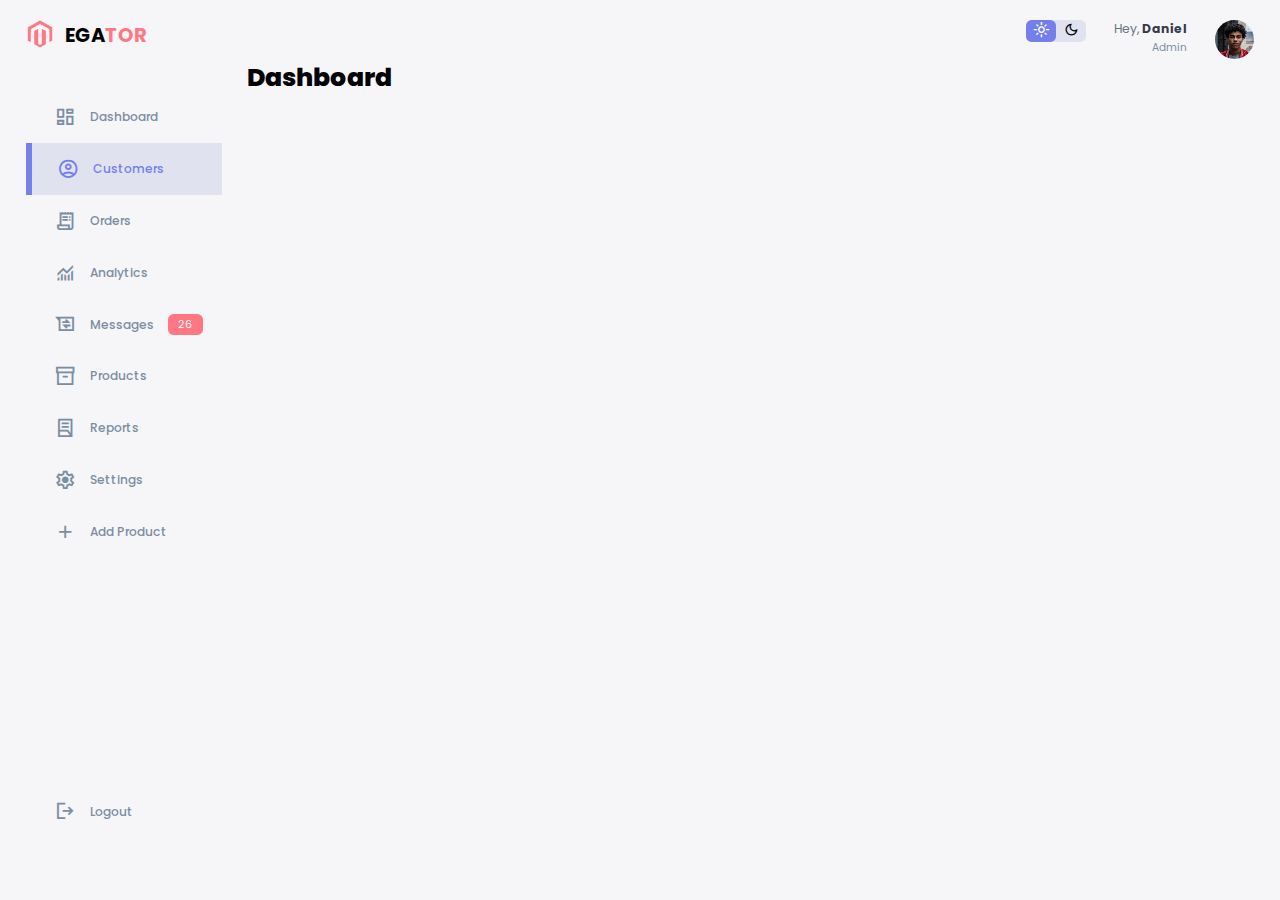
<file: Egator-Dashboard/Index.html>
<!DOCTYPE html>
<html lang="en">
<head>
    <meta charset="UTF-8">
    <meta name="viewport" content="width=device-width, initial-scale=1.0">
    <title>Document</title>
    <link rel="stylesheet" href="./Styles.css">
    <link href="https://fonts.googleapis.com/icon?family=Material+Symbols+Sharp" rel="stylesheet">
</head>
<body>
    <div class="myContainer">
        <aside>
            <div class="top">
                <div class="logo">
                    <img src="./images/logo.png">
                    <h2>EGA<span class="danger">TOR</span></h2>
                </div>
                <div class="close" id="close-btn">
                    <span class="material-symbols-sharp">close</span>
                </div>
            </div>
            <div class="sidebar">
                <a href="#">
                    <span class="material-symbols-sharp">dashboard</span>
                    <h3>Dashboard</h3>
                </a>
                <a href="#" class="active">
                    <span class="material-symbols-sharp">account_circle</span>
                    <h3>Customers</h3>
                </a>
                <a href="#">
                    <span class="material-symbols-sharp">receipt_long</span>
                    <h3>Orders</h3>
                </a>
                <a href="#">
                    <span class="material-symbols-sharp">monitoring</span>
                    <h3>Analytics</h3>
                </a>
                <a href="#">
                    <span class="material-symbols-sharp">business_messages</span>
                    <h3>Messages</h3>
                    <span class="message-count">26</span>
                </a>
                <a href="#">
                    <span class="material-symbols-sharp">inventory_2</span>
                    <h3>Products</h3>
                </a>
                <a href="#">
                    <span class="material-symbols-sharp">lab_profile</span>
                    <h3>Reports</h3>
                </a>
                <a href="#">
                    <span class="material-symbols-sharp">settings</span>
                    <h3>Settings</h3>
                </a>
                <a href="#">
                    <span class="material-symbols-sharp">add</span>
                    <h3>Add Product</h3>
                </a>
                <a href="#">
                    <span class="material-symbols-sharp">logout</span>
                    <h3>Logout</h3>
                </a>
            </div>
        </aside>
        <main>
            <div class="top">
                <button id="menu-btn">
                    <span class="material-symbols-sharp">menu</span>
                </button>
                <div class="theme-toggler">
                    <span class="material-symbols-sharp active">light_mode</span>
                    <span class="material-symbols-sharp">dark_mode</span>
                </div>
                <div class="profile">
                    <div class="info">
                        <p>Hey, <b>Daniel</b></p>
                        <small class="text-muted">Admin</small>
                    </div>
                    <div class="profile-photo">
                        <img src="./images/profile-1.jpg">
                    </div>
                </div>
            </div>
            <h1>Dashboard</h1>
        </main>
    </div>

    <script src="./java.js"></script>
</body>
</html>
</file>
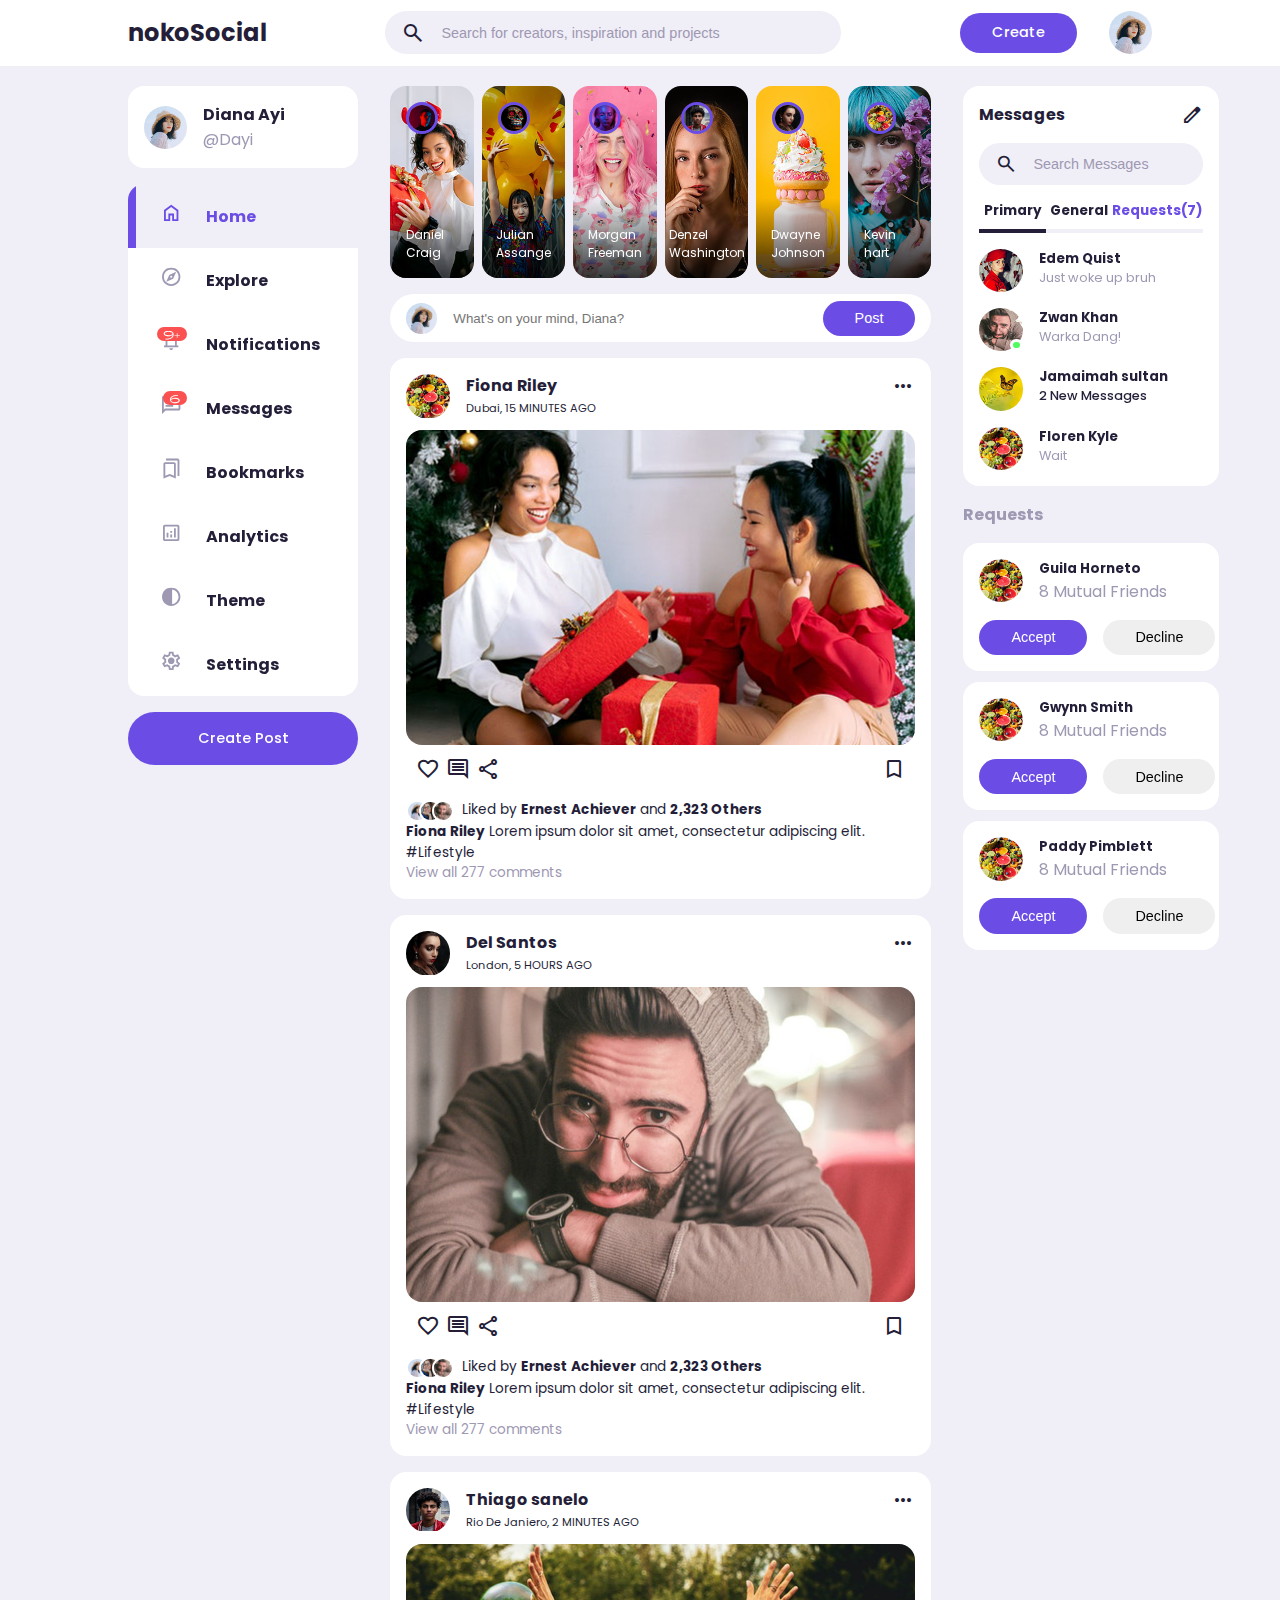
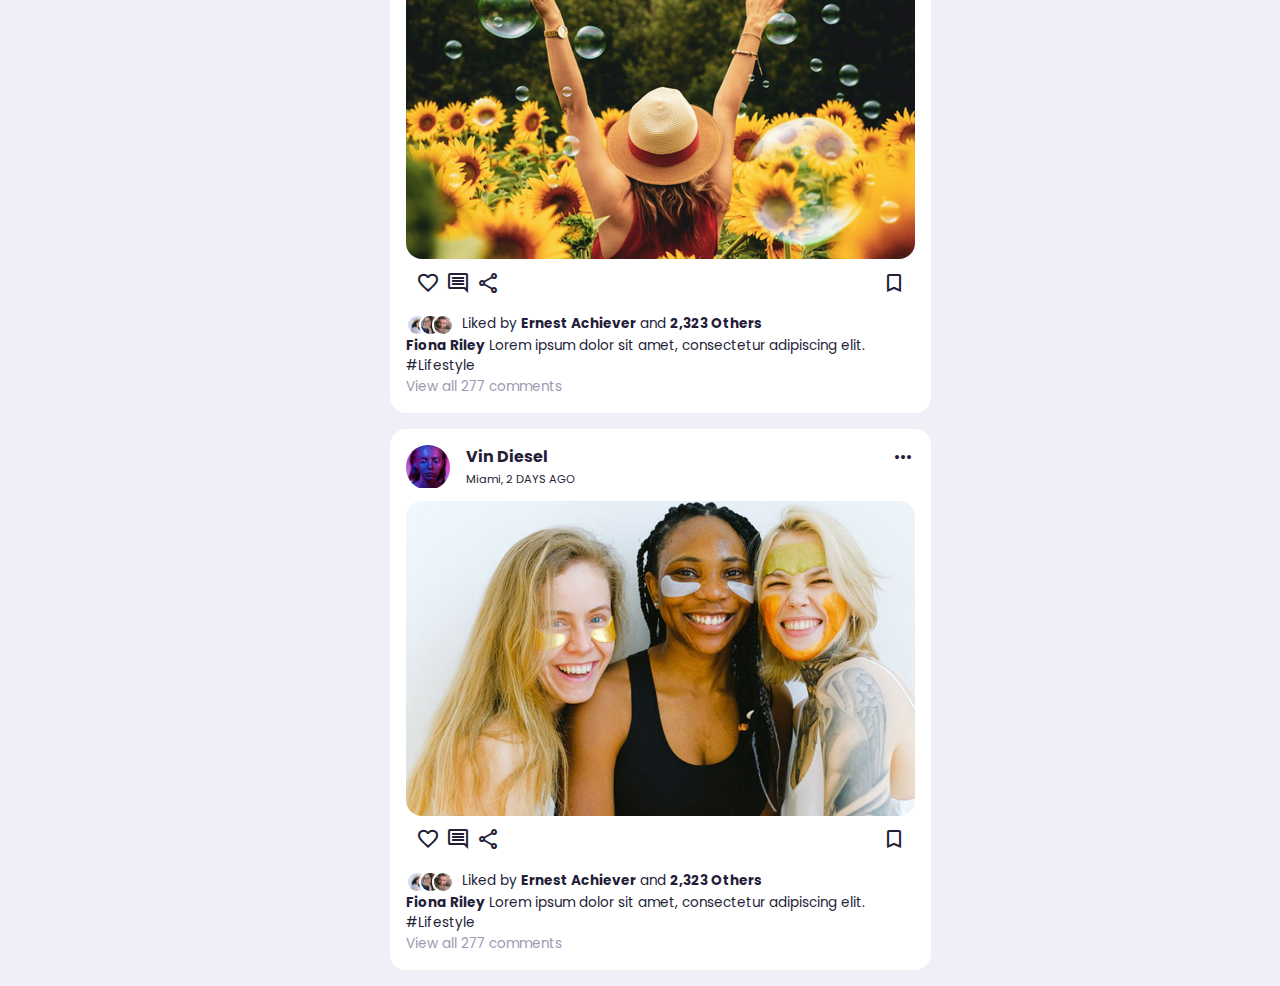
<file: Egator-nokoSocial/Index.html>
<!DOCTYPE html>
<html lang="en">
<head>
    <meta charset="UTF-8">
    <meta name="viewport" content="width=device-width, initial-scale=1.0">
    <title>nokoSocial</title>
    <script defer src="./index.js"></script>
    <!-- <link rel="stylesheet" href="https://unicons.iconscout.com/release/v2.1.6/css/unicons.css"> -->
    <link rel="stylesheet" href="https://fonts.googleapis.com/css2?family=Material+Symbols+Outlined:opsz,wght,FILL,GRAD@20..48,100..700,0..1,-50..200" />
    <link rel="stylesheet" href="./style.css">
</head>
<body>
    <!-- Nav -->
    <nav>
        <div class="container">
            <h2 class="log">nokoSocial</h2>
            <div class="search-bar">
                <i class="material-symbols-outlined">search</i>
                <input type="search" placeholder="Search for creators, inspiration and projects">
            </div>
            <div class="create">
                <label class="btn btn-primary" for="create-post">Create</label>
                <div class="profile-photo">
                    <img src="./images/profile-1.jpg">
                </div>
            </div>
        </div>
    </nav>

    <!-- Main -->
    <main>
        <div class="container">
            <div class="left">
                <a class="profile">
                    <div class="profile-photo">
                        <img src="./images/profile-1.jpg">
                    </div>
                    <div class="handle">
                        <h4>Diana Ayi</h4>
                        <p class="text-muted">
                            @Dayi
                        </p>
                    </div>
                </a>
                <div class="sidebar">
                    <a class="menu-item active">
                        <span>
                            <i class="material-symbols-outlined">home</i>
                        </span>
                        <h3>Home</h3>
                    </a>
                    <a class="menu-item">
                        <span>
                            <i class="material-symbols-outlined">explore</i>
                        </span>
                        <h3>Explore</h3>
                    </a>
                    <a class="menu-item" id="notifications">
                        <span class="">
                            <i class="material-symbols-outlined">notifications<small class="notification-count">9+</small></i>
                        </span>
                        <h3>Notifications</h3>
                        <div class="notifications-popup">
                            <div>
                                <div class="profile-photo">
                                    <img src="./images/profile-2.jpg">
                                </div>
                                <div class="notification-body">
                                    <b>Pep Guardiola</b> accepted your friend request
                                    <small class="text-muted">2 DAYS AGO</small>
                                </div>
                            </div>
                            <div>
                                <div class="profile-photo">
                                    <img src="./images/profile-3.jpg">
                                </div>
                                <div class="notification-body">
                                    <b>Alex Ferguson</b> commented on your post
                                    <small class="text-muted">1 HR AGO</small>
                                </div>
                            </div>
                            <div>
                                <div class="profile-photo">
                                    <img src="./images/profile-4.jpg">
                                </div>
                                <div class="notification-body">
                                    <b>Ibraheem Binyamin</b> sent you a friend request
                                    <small class="text-muted">4 HR AGO</small>
                                </div>
                            </div>
                            <div>
                                <div class="profile-photo">
                                    <img src="./images/profile-5.jpg">
                                </div>
                                <div class="notification-body">
                                    <b>Jake Andraka</b> accepted your friend request
                                    <small class="text-muted">12 HR AGO</small>
                                </div>
                            </div>
                        </div>
                    </a>
                    <a class="menu-item" id="messages-notifications">
                        <span class="">
                            <i class="material-symbols-outlined">message<small class="notification-count">6</small></i>
                        </span>
                        <h3>Messages</h3>
                    </a>
                    <a class="menu-item">
                        <span>
                            <i class="material-symbols-outlined">bookmarks</i>
                        </span>
                        <h3>Bookmarks</h3>
                    </a>
                    <a class="menu-item">
                        <span>
                            <i class="material-symbols-outlined">analytics</i>
                        </span>
                        <h3>Analytics</h3>
                    </a>
                    <a class="menu-item" id="theme">
                        <span>
                            <i class="material-symbols-outlined">contrast</i>
                        </span>
                        <h3>Theme</h3>
                    </a>
                    <a class="menu-item">
                        <span>
                            <i class="material-symbols-outlined">settings</i>
                        </span>
                        <h3>Settings</h3>
                    </a>
                </div>
                <label for="create-post" class="btn btn-primary">Create Post</label>
            </div>



            <div class="middle">
                <div class="stories">
                    <div class="story">
                        <div class="profile-photo">
                            <img src="./images/profile-8.jpg">
                        </div>
                        <p class="name">Daniel Craig</p>
                    </div>
                    <div class="story">
                        <div class="profile-photo">
                            <img src="./images/profile-9.jpg">
                        </div>
                        <p class="name">Julian Assange</p>
                    </div>
                    <div class="story">
                        <div class="profile-photo">
                            <img src="./images/profile-10.jpg">
                        </div>
                        <p class="name">Morgan Freeman</p>
                    </div>
                    <div class="story">
                        <div class="profile-photo">
                            <img src="./images/profile-11.jpg">
                        </div>
                        <p class="name">Denzel Washington</p>
                    </div>
                    <div class="story">
                        <div class="profile-photo">
                            <img src="./images/profile-12.jpg">
                        </div>
                        <p class="name">Dwayne Johnson</p>
                    </div>
                    <div class="story">
                        <div class="profile-photo">
                            <img src="./images/profile-13.jpg">
                        </div>
                        <p class="name">Kevin hart</p>
                    </div>
                </div>
                <form class="create-post">
                    <div class="profile-photo">
                        <img src="./images/profile-1.jpg">
                    </div>
                    <input type="text" placeholder="What's on your mind, Diana?" id="create-post">
                    <input type="submit" value="Post" class="btn btn-primary">
                </form>
                <div class="feeds">
                    <div class="feed">
                        <div class="head">
                            <div class="user">
                                <div class="profile-photo">
                                    <img src="./images/profile-13.jpg">
                                </div>
                                <div class="info">
                                    <h3>Fiona Riley</h3>
                                    <small>Dubai, 15 MINUTES AGO</small>
                                </div>
                            </div>
                            <span class="edit">
                                <i class="material-symbols-outlined">more_horiz</i>
                            </span>
                        </div>

                        <div class="photo">
                            <img src="./images/feed-1.jpg">
                        </div>

                        <div class="action-buttons">
                            <div class="interactive-buttons">
                                <span>
                                    <i class="material-symbols-outlined">favorite</i>
                                </span>
                                <span>
                                    <i class="material-symbols-outlined">comment</i>
                                </span>
                                <span>
                                    <i class="material-symbols-outlined">share</i>
                                </span>
                            </div>
                            <div class="bookmark">
                                <span>
                                    <i class="material-symbols-outlined">bookmark</i>
                                </span>
                            </div>
                        </div>

                        <div class="liked-by">
                            <span>
                                <img src="./images/profile-1.jpg">
                            </span>
                            <span>
                                <img src="./images/profile-4.jpg">
                            </span>
                            <span>
                                <img src="./images/profile-15.jpg">
                            </span>
                            <p>Liked by <b>Ernest Achiever</b> and <b>2,323 Others</b></p>
                        </div>

                        <div class="caption">
                            <p><b>Fiona Riley</b> Lorem ipsum dolor sit amet, consectetur adipiscing elit. <span class="hash-tag">#Lifestyle</span></p>
                        </div>

                        <div class="comments text-muted">View all 277 comments</div>
                    </div>

                    <div class="feed">
                        <div class="head">
                            <div class="user">
                                <div class="profile-photo">
                                    <img src="./images/profile-12.jpg">
                                </div>
                                <div class="info">
                                    <h3>Del Santos</h3>
                                    <small>London, 5 HOURS AGO</small>
                                </div>
                            </div>
                            <span class="edit">
                                <i class="material-symbols-outlined">more_horiz</i>
                            </span>
                        </div>

                        <div class="photo">
                            <img src="./images/feed-2.jpg">
                        </div>

                        <div class="action-buttons">
                            <div class="interactive-buttons">
                                <span>
                                    <i class="material-symbols-outlined">favorite</i>
                                </span>
                                <span>
                                    <i class="material-symbols-outlined">comment</i>
                                </span>
                                <span>
                                    <i class="material-symbols-outlined">share</i>
                                </span>
                            </div>
                            <div class="bookmark">
                                <span>
                                    <i class="material-symbols-outlined">bookmark</i>
                                </span>
                            </div>
                        </div>

                        <div class="liked-by">
                            <span>
                                <img src="./images/profile-1.jpg">
                            </span>
                            <span>
                                <img src="./images/profile-4.jpg">
                            </span>
                            <span>
                                <img src="./images/profile-15.jpg">
                            </span>
                            <p>Liked by <b>Ernest Achiever</b> and <b>2,323 Others</b></p>
                        </div>

                        <div class="caption">
                            <p><b>Fiona Riley</b> Lorem ipsum dolor sit amet, consectetur adipiscing elit. <span class="hash-tag">#Lifestyle</span></p>
                        </div>

                        <div class="comments text-muted">View all 277 comments</div>
                    </div>

                    <div class="feed">
                        <div class="head">
                            <div class="user">
                                <div class="profile-photo">
                                    <img src="./images/profile-11.jpg">
                                </div>
                                <div class="info">
                                    <h3>Thiago sanelo</h3>
                                    <small>Rio De Janiero, 2 MINUTES AGO</small>
                                </div>
                            </div>
                            <span class="edit">
                                <i class="material-symbols-outlined">more_horiz</i>
                            </span>
                        </div>

                        <div class="photo">
                            <img src="./images/feed-3.jpg">
                        </div>

                        <div class="action-buttons">
                            <div class="interactive-buttons">
                                <span>
                                    <i class="material-symbols-outlined">favorite</i>
                                </span>
                                <span>
                                    <i class="material-symbols-outlined">comment</i>
                                </span>
                                <span>
                                    <i class="material-symbols-outlined">share</i>
                                </span>
                            </div>
                            <div class="bookmark">
                                <span>
                                    <i class="material-symbols-outlined">bookmark</i>
                                </span>
                            </div>
                        </div>

                        <div class="liked-by">
                            <span>
                                <img src="./images/profile-1.jpg">
                            </span>
                            <span>
                                <img src="./images/profile-4.jpg">
                            </span>
                            <span>
                                <img src="./images/profile-15.jpg">
                            </span>
                            <p>Liked by <b>Ernest Achiever</b> and <b>2,323 Others</b></p>
                        </div>

                        <div class="caption">
                            <p><b>Fiona Riley</b> Lorem ipsum dolor sit amet, consectetur adipiscing elit. <span class="hash-tag">#Lifestyle</span></p>
                        </div>

                        <div class="comments text-muted">View all 277 comments</div>
                    </div>

                    <div class="feed">
                        <div class="head">
                            <div class="user">
                                <div class="profile-photo">
                                    <img src="./images/profile-10.jpg">
                                </div>
                                <div class="info">
                                    <h3>Vin Diesel</h3>
                                    <small>Miami, 2 DAYS AGO</small>
                                </div>
                            </div>
                            <span class="edit">
                                <i class="material-symbols-outlined">more_horiz</i>
                            </span>
                        </div>

                        <div class="photo">
                            <img src="./images/feed-4.jpg">
                        </div>

                        <div class="action-buttons">
                            <div class="interactive-buttons">
                                <span>
                                    <i class="material-symbols-outlined">favorite</i>
                                </span>
                                <span>
                                    <i class="material-symbols-outlined">comment</i>
                                </span>
                                <span>
                                    <i class="material-symbols-outlined">share</i>
                                </span>
                            </div>
                            <div class="bookmark">
                                <span>
                                    <i class="material-symbols-outlined">bookmark</i>
                                </span>
                            </div>
                        </div>

                        <div class="liked-by">
                            <span>
                                <img src="./images/profile-1.jpg">
                            </span>
                            <span>
                                <img src="./images/profile-4.jpg">
                            </span>
                            <span>
                                <img src="./images/profile-15.jpg">
                            </span>
                            <p>Liked by <b>Ernest Achiever</b> and <b>2,323 Others</b></p>
                        </div>

                        <div class="caption">
                            <p><b>Fiona Riley</b> Lorem ipsum dolor sit amet, consectetur adipiscing elit. <span class="hash-tag">#Lifestyle</span></p>
                        </div>

                        <div class="comments text-muted">View all 277 comments</div>
                    </div>
                </div>
            </div>


            <div class="right">
                <div class="messages">
                    <div class="heading">
                        <h4>Messages</h4><i class="material-symbols-outlined">edit</i>
                    </div>
                    <div class="search-bar">
                        <i class="material-symbols-outlined">search</i>
                        <input type="search" placeholder="Search Messages" id="message-search">
                    </div>
                    <div class="category">
                        <h6 class="active">Primary</h6>
                        <h6>General</h6>
                        <h6 class="message-requests">Requests(7)</h6>
                    </div>
                    <div class="message">
                        <div class="profile-photo">
                            <img src="./images/profile-16.jpg">
                        </div>
                        <div class="message-body">
                            <h5>Edem Quist</h5>
                            <p class="text-muted">Just woke up bruh</p>
                        </div>
                    </div>
                    <div class="message">
                        <div class="profile-photo">
                            <img src="./images/profile-15.jpg">
                            <div class="active"></div>
                        </div>
                        <div class="message-body">
                            <h5>Zwan Khan</h5>
                            <p class="text-muted">Warka Dang!</p>
                        </div>
                    </div>
                    <div class="message">
                        <div class="profile-photo">
                            <img src="./images/profile-14.jpg">
                        </div>
                        <div class="message-body">
                            <h5>Jamaimah sultan</h5>
                            <p class="text-bold">2 New Messages</p>
                        </div>
                    </div>
                    <div class="message">
                        <div class="profile-photo">
                            <img src="./images/profile-13.jpg">
                        </div>
                        <div class="message-body">
                            <h5>Floren Kyle</h5>
                            <p class="text-muted">Wait</p>
                        </div>
                    </div>
                </div>

                <div class="friend-requests">
                    <h4>Requests</h4>
                    <div class="request">
                        <div class="info">
                            <div class="profile-photo">
                                <img src="./images/profile-13.jpg">
                            </div>
                            <div>
                                <h5>Guila Horneto</h5>
                                <p class="text-muted">8 Mutual Friends</p>
                            </div>
                        </div>
                        <div class="action">
                            <button class="btn btn-primary">Accept</button>
                            <button class="btn">Decline</button>
                        </div>
                    </div>
                    <div class="request">
                        <div class="info">
                            <div class="profile-photo">
                                <img src="./images/profile-13.jpg">
                            </div>
                            <div>
                                <h5>Gwynn Smith</h5>
                                <p class="text-muted">8 Mutual Friends</p>
                            </div>
                        </div>
                        <div class="action">
                            <button class="btn btn-primary">Accept</button>
                            <button class="btn">Decline</button>
                        </div>
                    </div>
                    <div class="request">
                        <div class="info">
                            <div class="profile-photo">
                                <img src="./images/profile-13.jpg">
                            </div>
                            <div>
                                <h5>Paddy Pimblett</h5>
                                <p class="text-muted">8 Mutual Friends</p>
                            </div>
                        </div>
                        <div class="action">
                            <button class="btn btn-primary">Accept</button>
                            <button class="btn">Decline</button>
                        </div>
                    </div>
                </div>
            </div>
        </div>
    </main>

    <div class="customize-theme">
        <div class="card">

            <h2>Customize your view</h2>
            <p class="text-muted">Manage your font size, color and background</p>

            <div class="font-sizes">
                <h4>Font Size</h4>
                <div>
                    <h6>Aa</h6>
                    <div class="choose-size">
                        <span class="font-size-1"></span>
                        <span class="font-size-2 active"></span>
                        <span class="font-size-3"></span>
                        <span class="font-size-4"></span>
                        <span class="font-size-5"></span>
                    </div>
                    <h3>Aa</h3>
                </div>
            </div>

            <div class="color">
                <h4>Color</h4>
                <div class="choose-color">
                    <span class="color-1 active"></span>
                    <span class="color-2"></span>
                    <span class="color-3"></span>
                    <span class="color-4"></span>
                    <span class="color-5"></span>
                </div>
            </div>

            <div class="background-colors">
                <h4>Background</h4>
                <div class="choose-bg">
                    <div class="bg-1">
                        <span></span>
                        <h5 for="bg-1">Light</h5>
                    </div>
                    <div class="bg-2">
                        <span></span>
                        <h5 for="bg-2">Dim</h5>
                    </div>
                    <div class="bg-3 active">
                        <span></span>
                        <h5 for="bg-3">Lights Out</h5>
                    </div>
                </div>
            </div>

        </div>
    </div>

</body>
</html>
</file>
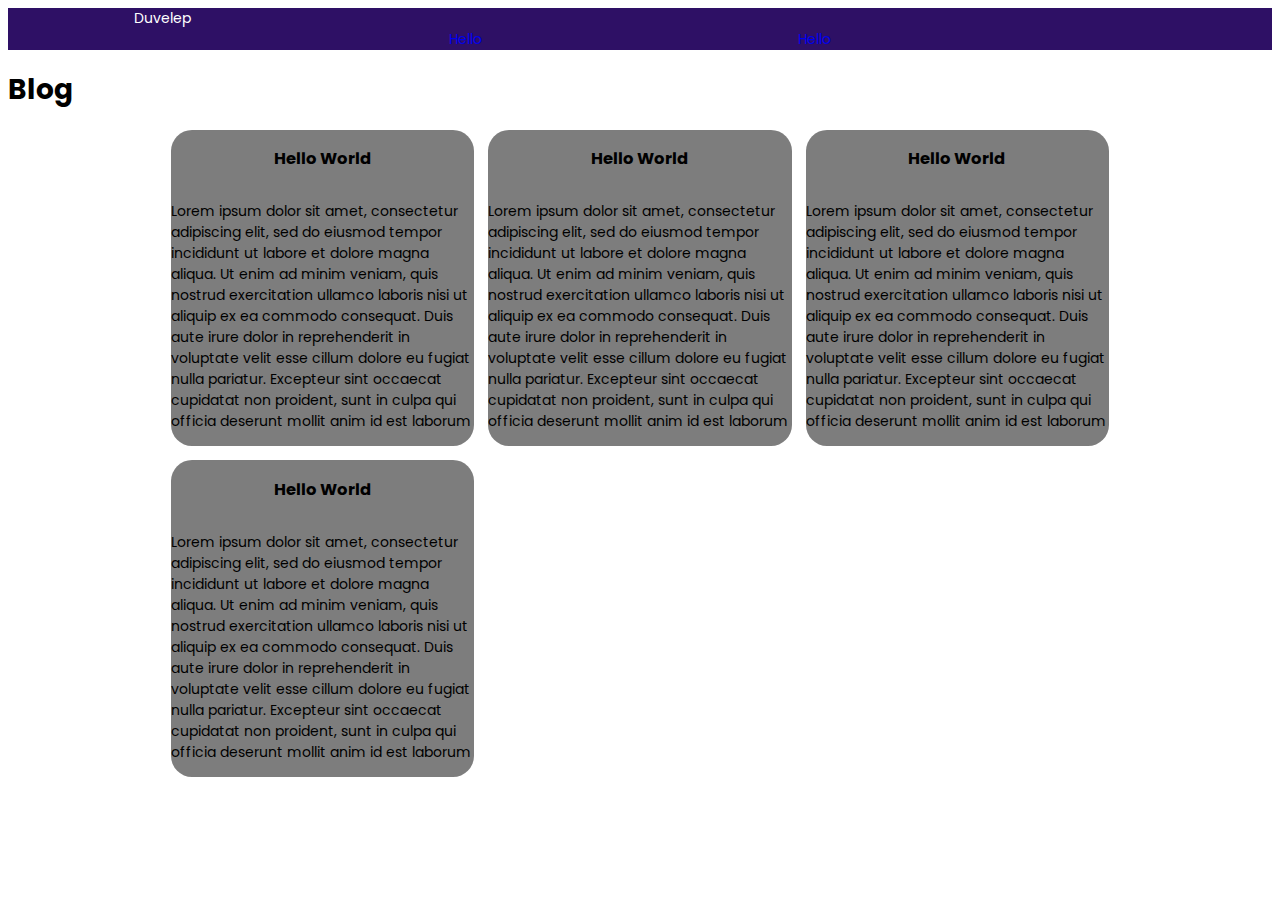
<file: MyBlogDesign/Index.html>
<!DOCTYPE html>
<html lang="en">
<head>
    <meta charset="UTF-8">
    <meta name="viewport" content="width=device-width, initial-scale=1.0">
    <link rel="stylesheet" href="./Styles.css">
    <title>Document</title>
</head>
<body>
    <header>
        <div class="top-navbar">
            <div class="container">
                <div class="logo">Duvelep</div>
                <!-- <div class="search">
                    <form action=""></form>
                </div> -->
                <div class="menu">
                    <div>
                        <a href="/">Hello</a>
                    </div>
                    <div>
                        <a href="/">Hello</a>
                    </div>
                </div>
            </div>
        </div>
    </header>
    <main>
        <div>
            <h1>Blog</h1>
        </div>
        <div class="blog-posts-container">
            <div class="blog-posts">
                <article class="card">
                    <header class="card-header">
                        <h3>Hello World</h3>
                    </header>
                    <p>Lorem ipsum dolor sit amet, consectetur adipiscing elit, 
                        sed do eiusmod tempor incididunt ut labore et dolore magna aliqua. 
                        Ut enim ad minim veniam, 
                        quis nostrud exercitation ullamco laboris nisi ut aliquip ex ea commodo consequat.
                        Duis aute irure dolor in reprehenderit in voluptate velit esse cillum dolore eu fugiat nulla pariatur. 
                        Excepteur sint occaecat cupidatat non proident, 
                        sunt in culpa qui officia deserunt mollit anim id est laborum</p>
                </article>
                <article class="card">
                    <header class="card-header">
                        <h3>Hello World</h3>
                    </header>
                    <p>Lorem ipsum dolor sit amet, consectetur adipiscing elit, 
                        sed do eiusmod tempor incididunt ut labore et dolore magna aliqua. 
                        Ut enim ad minim veniam, 
                        quis nostrud exercitation ullamco laboris nisi ut aliquip ex ea commodo consequat.
                        Duis aute irure dolor in reprehenderit in voluptate velit esse cillum dolore eu fugiat nulla pariatur. 
                        Excepteur sint occaecat cupidatat non proident, 
                        sunt in culpa qui officia deserunt mollit anim id est laborum</p>
                </article>
                <article class="card">
                    <header class="card-header">
                        <h3>Hello World</h3>
                    </header>
                    <p>Lorem ipsum dolor sit amet, consectetur adipiscing elit, 
                        sed do eiusmod tempor incididunt ut labore et dolore magna aliqua. 
                        Ut enim ad minim veniam, 
                        quis nostrud exercitation ullamco laboris nisi ut aliquip ex ea commodo consequat.
                        Duis aute irure dolor in reprehenderit in voluptate velit esse cillum dolore eu fugiat nulla pariatur. 
                        Excepteur sint occaecat cupidatat non proident, 
                        sunt in culpa qui officia deserunt mollit anim id est laborum</p>
                </article>
                <article class="card">
                    <header class="card-header">
                        <h3>Hello World</h3>
                    </header>
                    <p>Lorem ipsum dolor sit amet, consectetur adipiscing elit, 
                        sed do eiusmod tempor incididunt ut labore et dolore magna aliqua. 
                        Ut enim ad minim veniam, 
                        quis nostrud exercitation ullamco laboris nisi ut aliquip ex ea commodo consequat.
                        Duis aute irure dolor in reprehenderit in voluptate velit esse cillum dolore eu fugiat nulla pariatur. 
                        Excepteur sint occaecat cupidatat non proident, 
                        sunt in culpa qui officia deserunt mollit anim id est laborum</p>
                </article>
            </div>
        </div>
    </main>
    <footer>

    </footer>
</body>
</html>
</file>
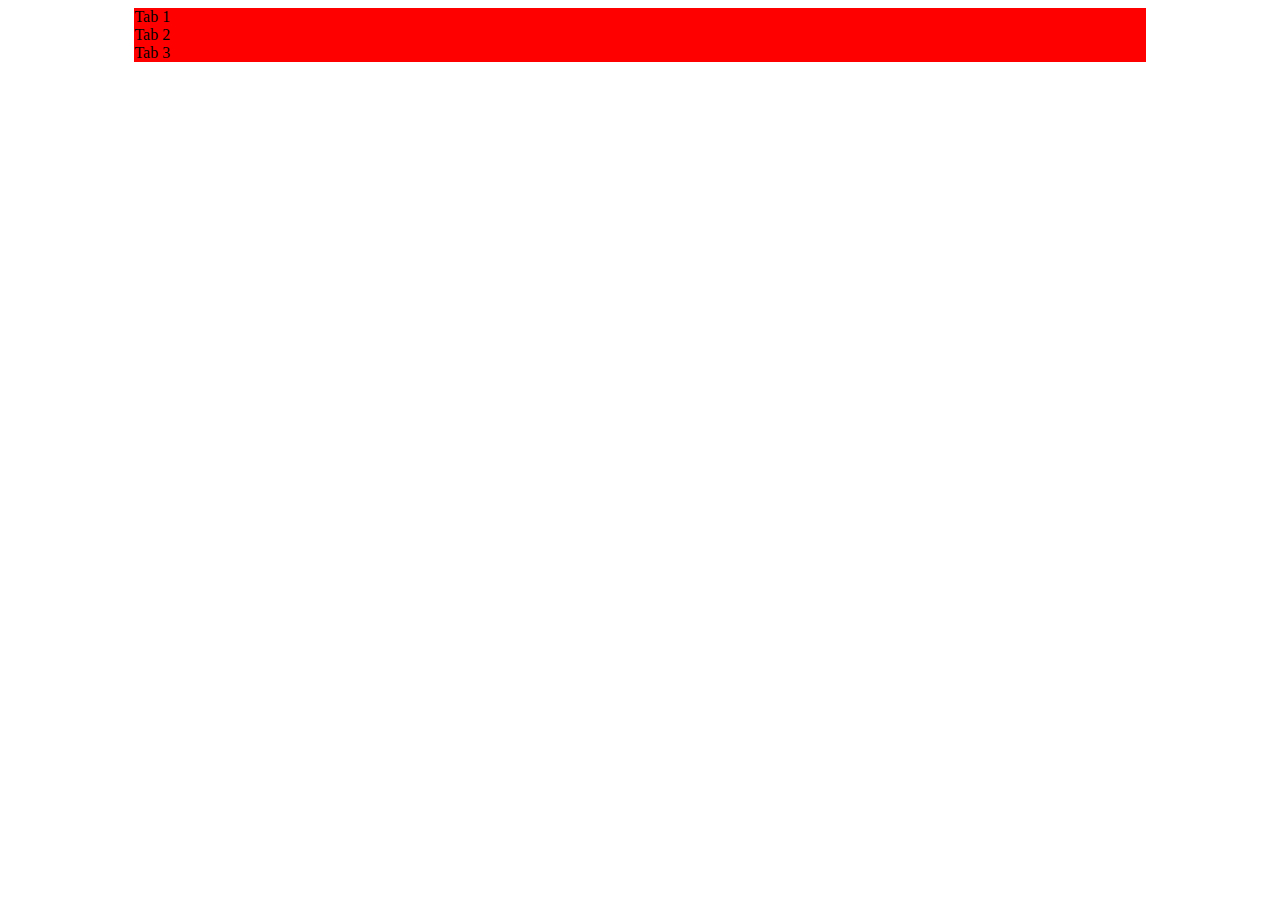
<file: StylingProjects/MyAccordian/Index.html>
<!DOCTYPE html>
<html lang="en">
<head>
    <meta charset="UTF-8">
    <meta name="viewport" content="width=device-width, initial-scale=1.0">
    <link rel="stylesheet" href="Index.css">
    <script defer src="Index.js"></script>

    <title>My Accordian</title>
</head>
<body>
    <div class="container">
        <div class="accordian">
            <div class="accordian-1">
                <div class="accordian-tab">
                    Tab 1
                </div>
                <div class="accordian-body">
                    Body 1
                    <br>
                    Body 1
                    <br>
                    Body 1
                    <br>
                    Body 1
                </div>
            </div>
            <div class="accordian-2">
                <div class="accordian-tab">
                    Tab 2
                </div>
                <div class="accordian-body">
                    Body 2
                    <br>
                    Body 2
                    <br>
                    Body 2
                    <br>
                    Body 2
                </div>
            </div>
            <div class="accordian-3">
                <div class="accordian-tab">
                    Tab 3
                </div>
                <div class="accordian-body">
                    Body 3
                    <br>
                    Body 3
                    <br>
                    Body 3
                    <br>
                    Body 3
                </div>
            </div>
        </div>
    </div>
</body>
</html>
</file>
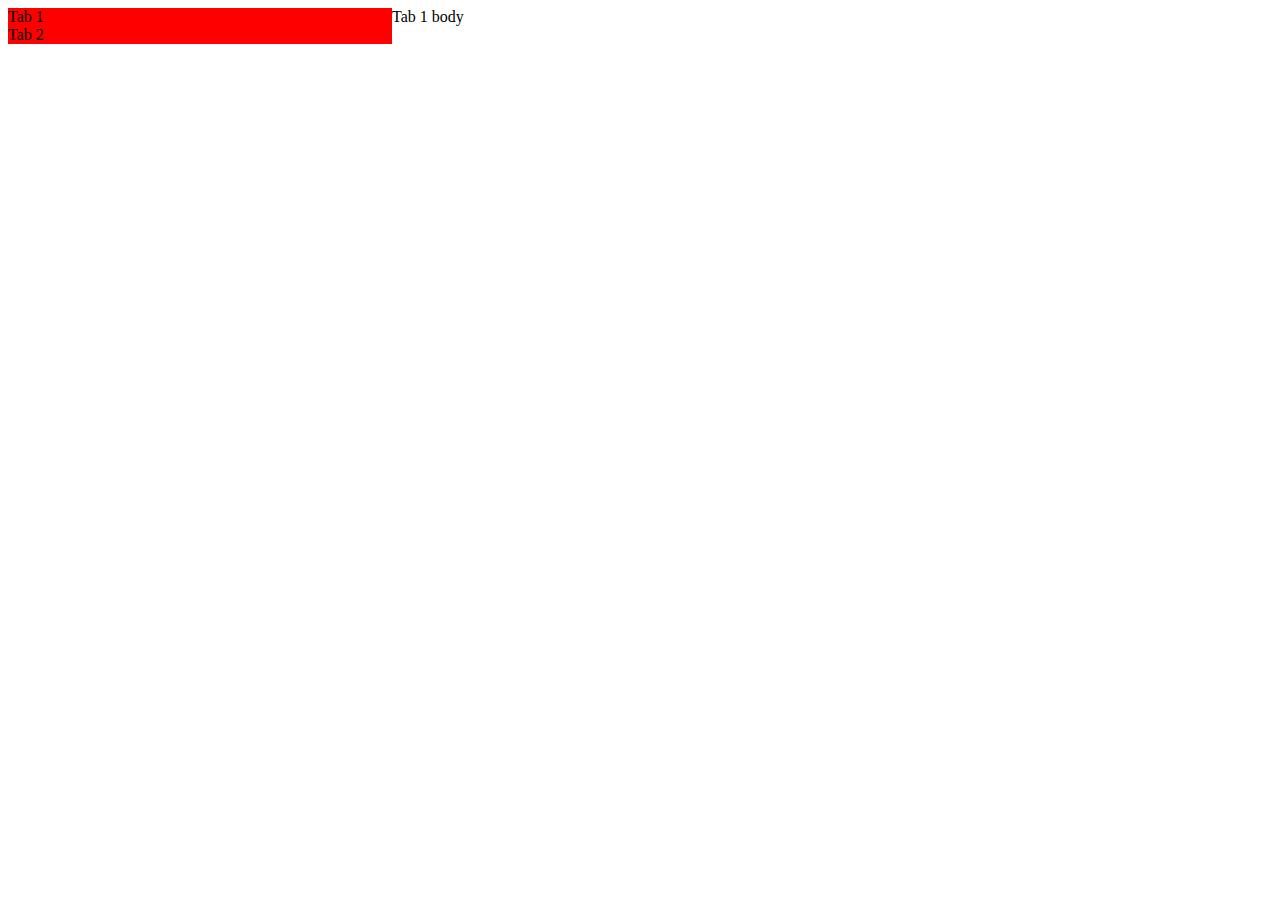
<file: StylingProjects/MyTabs/Index.html>
<!DOCTYPE html>
<html lang="en">
<head>
    <meta charset="UTF-8">
    <meta name="viewport" content="width=device-width, initial-scale=1.0">
    <link rel="stylesheet" href="Index.css">
    <script defer src="Index.js"></script>

    <title>My Tabs</title>
</head>
<body>
    <div class="tabs">
        <div class="tab-headers">
            <a class="tab-1">
                Tab 1
            </a>
            <a class="tab-2">
                Tab 2
            </a>
        </div>
        <div class="tab-bodies">
            <div class="tab-1-body">
                Tab 1 body
            </div>
            <div class="tab-2-body">
                Tab 2 body
            </div>
        </div>
    </div>
</body>
</html>
</file>
<file: Egator-Dashboard/Styles.css>
@import url("https://fonts.googleapis.com/css?family=Poppins:wght@300;400;500;600;700;800&display=swap");

:root {
    --color-primary: #7380ec;
    --color-danger: #ff7782;
    --color-success: #41f1b6;
    --color-warning: #ffbb55;
    --color-white: #fff;
    --color-info-dark: #7d8da1;
    --color-info-white: #dce1eb;
    --color-dark: #363949;
    --color-light: rgba(132,139,200,0.18);
    --color-primary-variant: #111e88;
    --color-dark-variant: #677483;
    --color-background: #f6f6f9;

    --card-border-radius: 2rem;
    --border-radius-1: 0.4rem;
    --border-radius-2: 0.8rem;
    --border-radius-3: 1.2rem;

    --card-padding: 1.8rem;
    --padding-1: 1.2rem;

    --box-shadow: 0 2rem 3rem var(--color-light);
}

.dark-theme-variables {
    --color-background: #181a1e;
    --color-white: #202528;
    --color-dark: #edeffd;
    --color-dark-variant: #a3bdcc;
    --color-light: rgba(0,0,0,0.4);
    --box-shadow: 0 2rem 3rem var(--color-light)
}

*{
    margin: 0;
    padding: 0;
    outline: 0;
    appearance: none;
    border: 0;
    text-decoration: none;
    list-style: none;
    box-sizing: border-box;
}

html {
    font-size: 14px;
}

body{
    width: 100vw;
    height: 100vh;
    font-family: poppins, sans-serif;
    font-size: 0.88rem;
    background: var(--color-background);
    user-select: none;
    overflow-x: hidden;
}

.myContainer{
    display: grid;
    width: 96%;
    margin: 0 auto;
    gap: 1.8rem;
    grid-template-columns: 14rem auto;
}

a {
    color: var(--color-dark);
}

img{
    display: block;
    width: 100%;
}

h1{
    font-weight: 800;
    font-size: 1.8rem;
}

h2{
    font-size: 1.4rem;
}

h3{
    font-size: 0.87rem;
}

h4{
    font-size: 0.8rem;
}

h5{
    font-size: 0.77rem;
}

small{
    font-size: 0.75rem;
}

.profile-photo{
    width: 2.8rem;
    height: 2.8rem;
    border-radius: 50%;
    overflow: hidden;
}

.text-muted{
    color: var(--color-info-dark);
}

p{
 color: var(--color-dark-variant);
}

b{
 color: var(--color-dark);
}

.primary{
    color: var(--color-primary);
}

.danger{
    color: var(--color-danger);
}

.success{
    color: var(--color-success);
}

.warning{
    color: var(--color-warning);
}

aside {
    height: 100vh;
}

aside .top{
    display: flex;
    align-items: center;
    justify-content: space-between;
    margin-top: 1.4rem;
}

aside .logo {
    display: flex;
    gap: 0.8rem;
}

aside .logo img{
    width: 2rem;
    height: 2rem;
}

aside .close 
{
    display: none;
}

aside .sidebar {
    display: flex;
    flex-direction: column;
    height: 86vh;
    position: relative;
    top: 3rem;
}

aside h3 
{
    font-weight: 500;
}

aside .sidebar a{
    display: flex;
    color: var(--color-info-dark);
    margin-left: 2rem;
    gap: 1rem;
    align-items: center;
    position: relative;
    height: 3.7rem;
    transition: all 300ms ease;
}

aside .sidebar a span{
    font-size: 1.6rem;
    transition: all 300ms ease;
}

aside .sidebar a:last-child {
    position: absolute;
    bottom: 2rem;
    width: 100%;
}

aside .sidebar a.active{
    background: var(--color-light);
    color: var(--color-primary);
    margin-left: 0;
}

aside .sidebar a.active::before{
    content: "";
    width: 6px;
    height: 100%;
    background: var(--color-primary);
}

aside .sidebar a.active span {
    color: var(--color-primary);
    margin-left: calc(1rem - 3px);
}

aside .sidebar a:hover {
    color: var(--color-primary);
}

aside .sidebar a:hover span {
    margin-left: 1rem;
}

aside .sidebar .message-count {
    background:  var(--color-danger);
    color: var(--color-white);
    padding: 2px 10px;
    font-size: 11px;
    border-radius: var(--border-radius-1);
}

/* ======================= Main ======================= */

/* ======================= Right ======================= */
main {
    margin-top: 1.4rem;
}

main .top {
    display: flex;
    justify-content: end;
    gap: 2rem;
}

main .top button {
    display: none;
}

main .top .theme-toggler
{
    background: var(--color-light);
    display: flex;
    justify-content: space-between;
    align-items: center;
    height: 1.6rem;
    width: 4.3rem;
    cursor: pointer;
    border-radius: var(--border-radius-1);
}

main .top .theme-toggler span {
    font-size: 1.2rem;
    width: 50%;
    height: 100%;
    display: flex;
    align-items: center;
    justify-content: center;
}

main .top .theme-toggler span.active {
    background: var(--color-primary);
    color: white;
    border-radius: var(--border-radius-1);
}

main .top .profile{
    display: flex;
    gap: 2rem;
    text-align: right;
}

/* ======================= Media Queries ======================= */

@media screen and (max-width: 1200px) {
    .myContainer {
        width: 94%;
        grid-template-columns: 7rem auto;
    }

    aside .top{
        display: flex;
        align-items: center;
        justify-content: center;
        margin-top: 1.4rem;
        margin-right: 1.1rem;
    }

    aside .logo h2{
        display: none;
    }

    aside .sidebar h3 {
        display: none;
    }

    aside .sidebar a {
        width: 5.6rem;
    }

    aside .sidebar a:last-child {
        position: relative;
        margin-top: 1.8rem;
    }

    aside .sidebar .message-count {
        display: none;
    }
}

@media screen and (max-width: 768px ) {
    .myContainer{
        width: 100%;
    }

    aside {
        position: fixed;
        left: -100;
        background: var(--color-white);
        width: 18rem;
        z-index: 3;
        box-shadow: 1rem 3rem 4rem var(--color-light);
        height: 100vh;
        padding-right: var(--card-padding);
        display: none;
        animation: showMenu 400ms ease forwards;
    }

    @keyframes showMenu {
        to {
            left: 0;
        }
    }

    aside .logo {
        margin-left: 1rem;
    }

    aside .logo h2{
        display: inline;
    }

    aside .sidebar h3 {
        display: inline;
    }

    aside .sidebar a {
        width: 100%;
        height: 3.4rem;
    }

    aside .sidebar a:last-child {
        position: absolute;
        bottom: 5rem;
    }

    aside .close {
        display: inline-block;
        cursor: pointer;
    }

    main .top {
        position: fixed;
        top: 0;
        left: 0;
        align-items: center;
        padding: 0 0.8rem;
        height: 4.6rem;
        background: var(--color-white);
        width: 100%;
        margin: 0;
        z-index: 2;
        box-shadow: 0 1rem 1rem var(--color-light);
    }

    main .top .theme-toggler{
        width: 4.4rem;
        position: absolute;
        left: 66%;
    }

    main .top .info {
        display: none;
    }

    main .top button {
        display: inline-block;
        background: transparent;
        cursor: pointer;
        color: var(--color-dark);
        position: absolute;
        left: 1rem;

    }

    main .top button span {
        font-size: 2rem;
    }
}
</file>
<file: Egator-nokoSocial/style.css>
@import url('https://fonts.googleapis.com/css2?family=Poppins:wght@100;300;400;500;600&display=swap');

:root {
    --primary-color-hue: 252;
    --color-white-lightness: 100%;
    --color-light-lightness: 95%;
    --color-dark-lightness: 17%;

    --color-white: hsl(252, 30%, var(--color-white-lightness));
    --color-light: hsl(252, 30%, var(--color-light-lightness));
    --color-gray: hsl(252, 15%, 65%);

    --color-primary: hsl(var(--primary-color-hue), 75%, 60%);
    --color-secondary: hsl(252, 100%, 90%);
    --color-success: hsl(125, 95%, 65%);
    --color-danger: hsl(0, 95%, 65%);
    --color-dark: hsl(252, 30%, var(--color-dark-lightness));
    --color-black: hsl(252, 30%, 10%);

    --border-radius: 2rem;
    --card-border-radius: 1rem;
    --btn-padding: 0.6rem 2rem;
    --search-padding: 0.6rem 1rem;
    --card-padding: 1rem;

    --sticky-top-left: 5.4rem;
    --sticky-top-right: -18rem
}

*, 
*::before, 
*::after {
    margin: 0;
    padding: 0;
    outline: 0;
    box-sizing: border-box;
    text-decoration: none;
    list-style: none;
    border: none;
}

body {
    font-family: "Poppins", sans-serif;
    color: var(--color-dark);
    background: var(--color-light);
    overflow-x: hidden;
}

/*=================================================================== GENERAL STYLES ===================================================================*/

.container{
    width: 80%;
    margin: 0 auto;
}

.profile-photo {
    width: 2.7rem;
    aspect-ratio: 1/1;
    border-radius: 50%;
    overflow: hidden;
}

img{
    display: block;
    width: 100%;
}

.btn {
    display: inline-block;
    padding: var(--btn-padding);
    font-weight: 500;
    border-radius: var(--border-radius);
    cursor: pointer;
    transition: all 300ms ease;
    font-size: 0.9rem;
}

.btn:hover{
    opacity: 0.8;
}

.btn-primary {
    background: var(--color-primary);
    color: white;
}

.text-bold {
    font-weight: 500;
}

.text-muted {
    color: var(--color-gray);
}

/*=================================================================== NAVBAR ===================================================================*/

nav {
    width: 100%;
    background: var(--color-white);
    padding: 0.7rem 0;
    position: fixed;
    top: 0;
    z-index: 10;
}

nav .container {
    display: flex;
    align-items: center;
    justify-content: space-between;
}

.search-bar {
    background: var(--color-light);
    border-radius: var(--border-radius);
    padding: var(--search-padding);
    display: flex;
    justify-content: space-evenly;
    align-items: center;
}

.search-bar input[type="search"] {
    background: transparent;
    width: 30vw;
    margin-left: 1rem;
    font-size: 0.9rem;
    color: var(--color-dark);
}

.search-bar input[type="search"]::placeholder {
    color: var(--color-gray);
}

nav .create {
    display: flex;
    align-items: center;
    gap: 2rem;
}

/*=================================================================== MAIN ===================================================================*/

main {
    position: relative;
    top: 5.4rem
}

main .container {
    display: grid;
    grid-template-columns: 18vw auto 20vw;
    column-gap: 2rem;
    position: relative;
}

main .container .left {
    height: max-content;
    position: sticky;
    top: var(--sticky-top-left);
}

main .container .left .profile {
    padding: var(--card-padding);
    background: var(--color-white);
    border-radius: var(--card-border-radius);
    display: flex;
    align-items: center;
    column-gap: 1rem;
    width: 100%;
}

/*=================================================================== SIDEBAR ===================================================================*/

.left .sidebar {
    margin-top: 1rem;
    background: var(--color-white);
    border-radius: var(--card-border-radius);
}

.left .sidebar .menu-item {
    display: flex;
    align-items: center;
    height: 4rem;
    cursor: pointer;
    transition: all 300ms ease;
    position: relative;
}

.left .sidebar .menu-item:hover {
    background: var(--color-light);
}

.left .sidebar i {
    font-size: 1.4rem;
    color: var(--color-gray);
    margin-left: 2rem;
    position: relative;
}

.left .sidebar i .notification-count {
    background: var(--color-danger);
    color: white;
    font-size: 0.7rem;
    width: fit-content;
    border-radius: 0.8rem;
    padding: 0.1rem 0.4rem;
    position: absolute;
    top: -0.2rem;
    right: -0.3rem;
}

.left .sidebar h3 {
    margin-left: 1.5rem;
    font-size: 1rem;
}

.left .sidebar .active {
    background: var(--color-light);
    /* background: hsl(0, 0%, 89%); */
    /* background-image: linear-gradient(to right, rgb(255, 255, 255) , var(--color-light)) */
}

.left .sidebar .active i, 
.left .sidebar .active h3 {
    color: var(--color-primary);
}

.left .sidebar .active::before {
    content: "";
    display: block;
    width: 0.5rem;
    height: 100%;
    position: absolute;
    background: var(--color-primary);
}

.left .sidebar .menu-item:first-child.active {
    border-top-left-radius: var(--card-border-radius);
    overflow: hidden;
 }

 .left .sidebar .menu-item:last-child.active {
    border-top-left-radius: var(--card-border-radius);
    overflow: hidden;
 }

 .left .btn {
    margin-top: 1rem;
    width: 100%;
    text-align: center;
    padding: 1rem 0;
 }

 /*=================================================================== nOTIFICATION POPUP ===================================================================*/

.left .notifications-popup {
    position: absolute;
    top: 0;
    left: 110%;
    width: 30rem;
    background: var(--color-white);
    border-radius: var(--card-border-radius);
    padding: var(--card-padding);
    box-shadow: 0 0 2rem hsl(var(--color-primary), 75%, 60%, 25%);
    z-index: 8;
    display: none;
}

.left .notifications-popup::before {
    content: "";
    width: 1.2rem;
    height: 1.2rem;
    display: block;
    background: var(--color-white);
    position: absolute;
    left: -0.6rem;
    transform: rotate(45deg);
}

.left .notifications-popup > div {
    display: flex;
    align-items: start;
    gap: 1rem;
    margin-bottom: 1rem;
}

.left .notifications-popup small {
    display: block;
}

/*=================================================================== MIDDLE ===================================================================*/


.middle .stories {
    display: flex;
    justify-content: space-between;
    height: 12rem;
    gap: 0.5rem;
}

.middle .stories .story {
    padding: var(--card-padding);
    border-radius: var(--card-border-radius);
    display: flex;
    flex-direction: column;
    justify-content: space-between;
    align-items: center;
    color: white;
    font-size: 0.75rem;
    width: 100%;
    position: relative;
    overflow: hidden;
}

.middle .stories .story::before {
    content: "";
    display: block;
    width: 100%;
    height: 5rem;
    background: linear-gradient(transparent, rgba(0,0,0,0.75));
    position: absolute;
    bottom: 0;
}

.middle .stories .story .name {
    z-index: 2;
}

.middle .stories .story:nth-child(1) {
    background: url(./images/story-1.jpg) no-repeat center center/cover
}

.middle .stories .story:nth-child(2) {
    background: url(./images/story-2.jpg) no-repeat center center/cover
}

.middle .stories .story:nth-child(3) {
    background: url(./images/story-3.jpg) no-repeat center center/cover
}

.middle .stories .story:nth-child(4) {
    background: url(./images/story-4.jpg) no-repeat center center/cover
}

.middle .stories .story:nth-child(5) {
    background: url(./images/story-5.jpg) no-repeat center center/cover
}

.middle .stories .story:nth-child(6) {
    background: url(./images/story-6.jpg) no-repeat center center/cover
}

.middle .story .profile-photo {
    width: 2rem;
    height: 2rem;
    align-self: start;
    border: 3px solid var(--color-primary);
}

/*=================================================================== Create-post ===================================================================*/

.middle .create-post {
    width: 100%;
    display: flex;
    align-items: center;
    justify-content: space-between;
    margin-top: 1rem;
    background: var(--color-white);
    padding: 0.4rem var(--card-padding);
    border-radius: var(--border-radius);
}

.middle .create-post input[type='text'] {
    justify-content: start;
    width: 100%;
    padding-left: 1rem;
    background: transparent;
    color: var(--color-dark);
    margin-right: 1rem;
}

/*=================================================================== FEEDS ===================================================================*/

.middle .feeds .feed {
    background: var(--color-white);
    border-radius: var(--card-border-radius);
    padding: var(--card-padding);
    margin: 1rem 0;
    font-size: 0.85rem;
    line-height: 1.5;
}

.middle .feed .head {
    display: flex;
    justify-content: space-between;
}

.middle .feed .user {
    display: flex;
    gap: 1rem;
}

.middle .feed .photo {
    border-radius: var(--card-border-radius);
    overflow: hidden;
    margin: 0.7rem 0;
}

.middle .feed .action-buttons {
    display: flex;
    justify-content: space-between;
    align-items: center;
    font-size: 1.4rem;
    margin: 0.6rem;
}

.middle .liked-by {
    display: flex;
}

.middle .liked-by span {
    width: 1.4rem;
    height: 1.4rem;
    display: block;
    border-radius: 50%;
    overflow: hidden;
    border: 2px solid var(--color-white);
    margin-left: -0.6rem;
}

.middle .liked-by span:first-child {
    margin: 0;
}

.middle .liked-by p {
    margin-left: 0.5rem;
}

/*=================================================================== Right ===================================================================*/

main .container .right {
    height: max-content;
    position: sticky;
    top: var(--sticky-top-right);
    bottom: 0;
}

.right .messages {
    background: var(--color-white);
    border-radius: var(--card-border-radius);
    padding: var(--card-padding);
}

.right .messages .heading {
    display: flex;
    align-items: center;
    justify-content: space-between;
    margin-bottom: 1rem;
}

.right .messages i {
    font-size: 1.4rem;
}

.right .messages .category {
    display: flex;
    justify-content: space-between;
    margin: 1rem auto;
}

.right .messages .category h6 {
    width: 100%;
    text-align: center;
    border-bottom: 4px solid var(--color-light);
    padding-bottom: 0.5rem;
    font-size: 0.85rem;
}

.right .messages .category .active {
    border-color: var(--color-dark);
}

.right .messages .message-requests {
    color: var(--color-primary);
}

.right .messages .message {
    display: flex;
    gap: 1rem;
    margin-bottom: 1rem;
    align-items: start;
}

.right .message .profile-photo {
    position: relative;
    overflow: visible;
}

.right .profile-photo img {
    border-radius: 50%;
}

.right .messages .message:last-child {
    margin: 0;
}

.right .messages .message p {
    font-size: 0.8rem;
}

.right .messages .message .profile-photo .active {
    width: 0.8rem;
    height: 0.8rem;
    border-radius: 50%;
    border: 3px solid var(--color-white);
    background: var(--color-success);
    position: absolute;
    bottom: 0;
    right: 0;
}

.right .friend-requests {
    margin-top: 1rem;
}

.right .friend-requests h4 {
    color: var(--color-gray);
    margin: 1rem 0;
}

.right .request {
    background: var(--color-white);
    padding: var(--card-padding);
    border-radius: var(--card-border-radius);
    margin-bottom: 0.7rem;
}

.right .request .info {
    display: flex;
    gap: 1rem;
    margin-bottom: 1rem;
}

.right .request .action {
    display: flex;
    gap: 1rem;
}

/*=================================================================== CUSTOMIZE THEME ===================================================================*/

.customize-theme {
    background: rgba(255, 255, 255, 0.5);
    width: 100vw;
    height: 100vh;
    position: fixed;
    top: 0;
    left: 0;
    z-index: 100;
    text-align: center;
    display: grid;
    place-items: center;
    font-size: 0.9rem;
}

.customize-theme .card {
    background: var(--color-white);
    padding: 3rem;
    border-radius: var(--card-border-radius);
    width: 50%;
    box-shadow: 0 0 1rem var(--color-primary);
}

.customize-theme .font-sizes {
    margin-top: 5rem;
}

.customize-theme .font-sizes > div {
    display: flex;
    justify-content: space-between;
    align-items: center;
    background: var(--color-light);
    padding: var(--search-padding);
    border-radius: var(--card-border-radius);
}

.customize-theme .choose-size {
    background: var(--color-secondary);
    height: 0.3rem;
    width: 100%;
    margin: 0 1rem;
    display: flex;
    justify-content: space-between;
    align-items: center;
}

.customize-theme .choose-size span {
    width: 1rem;
    height: 1rem;
    background: var(--color-secondary);
    border-radius: 50%;
    cursor: pointer;
}

.customize-theme .choose-size span.active {
    background: var(--color-primary);
}

/*=================================================================== FONT SIZE ===================================================================*/

.customize-theme .color {
    margin-top: 2rem;
}

.customize-theme .choose-color {
    background: var(--color-light);
    padding: var(--search-padding);
    border-radius: var(--card-border-radius);
    display: flex;
    align-items: center;
    justify-content: space-between;
}

.customize-theme .choose-color span {
    width: 2.2rem;
    height: 2.2rem;
    border-radius: 50%;
}

.customize-theme .choose-color span:nth-child(1) {
    background: hsl(252, 75%, 60%);
}

.customize-theme .choose-color span:nth-child(2) {
    background: hsl(52, 75%, 60%);
}

.customize-theme .choose-color span:nth-child(3) {
    background: hsl(352, 75%, 60%);
}

.customize-theme .choose-color span:nth-child(4) {
    background: hsl(152, 75%, 60%);
}

.customize-theme .choose-color span:nth-child(5) {
    background: hsl(202, 75%, 60%);
}

.customize-theme .choose-color span.active {
    border: 5px solid white;
}

/*=================================================================== BACKGROUND ===================================================================*/

.customize-theme .background {
    margin-top: 2rem;
}

.customize-theme .choose-bg {
    display: flex;
    align-items: center;
    justify-content: space-between;
    gap: 1.5rem;
}

.customize-theme .choose-bg > div {
    padding: var(--card-padding);
    width: 100%;
    display: flex;
    align-items: center;
    font-size: 1rem;
    font-weight: bold;
    border-radius: 0.4rem;
    cursor: pointer;
}

.customize-theme .choose-bg > div {
    border: 1px solid black;
}

.customize-theme .choose-bg > div.active {
    border: 3px solid var(--color-primary);
}

.customize-theme .choose-bg > div.active span {
    background: var(--color-primary);
}

.customize-theme .choose-bg > div span {
    width: 2rem;
    height: 2rem;
    border: 2px solid var(--color-gray);
    border-radius: 50%;
    margin-right: 1rem;
}

.customize-theme .choose-bg .bg-1 {
    background: white;
    color: black;
}

.customize-theme .choose-bg .bg-2 {
    background: hsl(252, 30%, 17%);
    color: white;
}

.customize-theme .choose-bg .bg-3 {
    background: hsl(252, 30%, 10%);
    color: white;
}

.customize-theme {
    display: none;
}

/*=============================================== MEDIA QUERIES FOR SMALL LAPTOPS AND BIG TABLETS ===================================================================*/

@media screen and (max-width: 1200px) {
    .container {
        width: 96%;
    }

    main .container {
        grid-template-columns: 5rem auto 30vw;
        gap: 1rem;
    }

    .left {
        width: 5rem;
        z-index: 5;
    }

    main .container .left .profile {
        display: none;
    }

    .sidebar h3 {
        display: none;
    }

    .left .btn {
        display: none;
    }

    .customize-theme .card {
        width: 80vw;
    }
}

/*=============================================== MEDIA QUERIES FOR SMALL TABLETS AND MOBILE PHONES ===================================================================*/

@media screen and (max-width: 992px) {
    nav .search-bar {
        display: none;
    }

    .left .sidebar .active::before {
        display: none;
    }

    .left .sidebar .active::after {
        content: "";
        display: block;
        width: 0.5rem;
        height: 100%;
        position: absolute;
        background: var(--color-primary);
    }

    main .container {
        grid-template-columns: 0 auto 5rem;
        gap: 0;
    }

    main .container .left {
        grid: 3/4;
        position: fixed;
        bottom: 0;
        right: 0;
    }

    /*============== NOTIFICATION POPUP ==============*/

    .left .notifications-popup {
        position: absolute;
        left: -20rem;
        width: 20rem;
    }
    
    .left .notifications-popup::before {
        position: absolute;
        top: 1.3rem;
        left: calc(20rem -0.6rem);
        display: block;
    }
    
    main .container .middle {
        grid-column: 1/3;
    }

    main .container .right {
        display: none;
    }

    .customize-theme .card {
        width: 92vw;
    }
}
</file>
<file: MyBlogDesign/Styles.css>
@import "GeneralStyles.css";
@import url("https://fonts.googleapis.com/css?family=Poppins:wght@300;400;500;600;700;800&display=swap");

* {
    text-decoration: none;
}

html { 
    font-size: 14px;
}

body {
    font-family: poppins, sans-serif;
    background: var(--color-background);
}


/* ----------------- Navbar ----------------- */

.top-navbar {
    display: flex;
    justify-content: space-evenly;
    background: var(--color-primary-dark);
    color: var(--color-white);
    box-shadow: var(--box-shadow);
}

.top-navbar .menu {
    display: flex;
    justify-content: space-evenly;
}


/* ----------------- Main ----------------- */

.blog-posts-container {
    width: 80%;
    margin: 1rem auto;
}

.blog-posts {
    display: grid;
    grid-template-columns: 30% 30% 30%;
    gap: 1rem;
    justify-content: center;
}

/* .blog-posts .card {
    width: 20rem;
} */
</file>
<file: StylingProjects/MyAccordian/Index.css>
.hide {
    height: 0;
    overflow: hidden;
    transition-duration: 1000ms;
}

.container {
    width: 80%;
    margin: 0 auto;
}

.accordian {
    display: flex;
    flex-direction: column;
}

.accordian .accordian-tab {
    background: red;
    cursor: pointer;
}

.accordian .accordian-body {
    background: blue; 
    transition-duration: 1000ms;
}
</file>
<file: StylingProjects/MyTabs/Index.css>
.tabs {
    display: grid;
    grid-template-columns: 30vw auto;
}

.tab-headers {
    display: flex;
    flex-direction: column;
}

.tab-headers > a {
    width: 100%;
    background: red;
    cursor: pointer;
}

.tab-1-body {
    width: 100%;
}

.tab-2-body {
    display: none;
}
</file>
